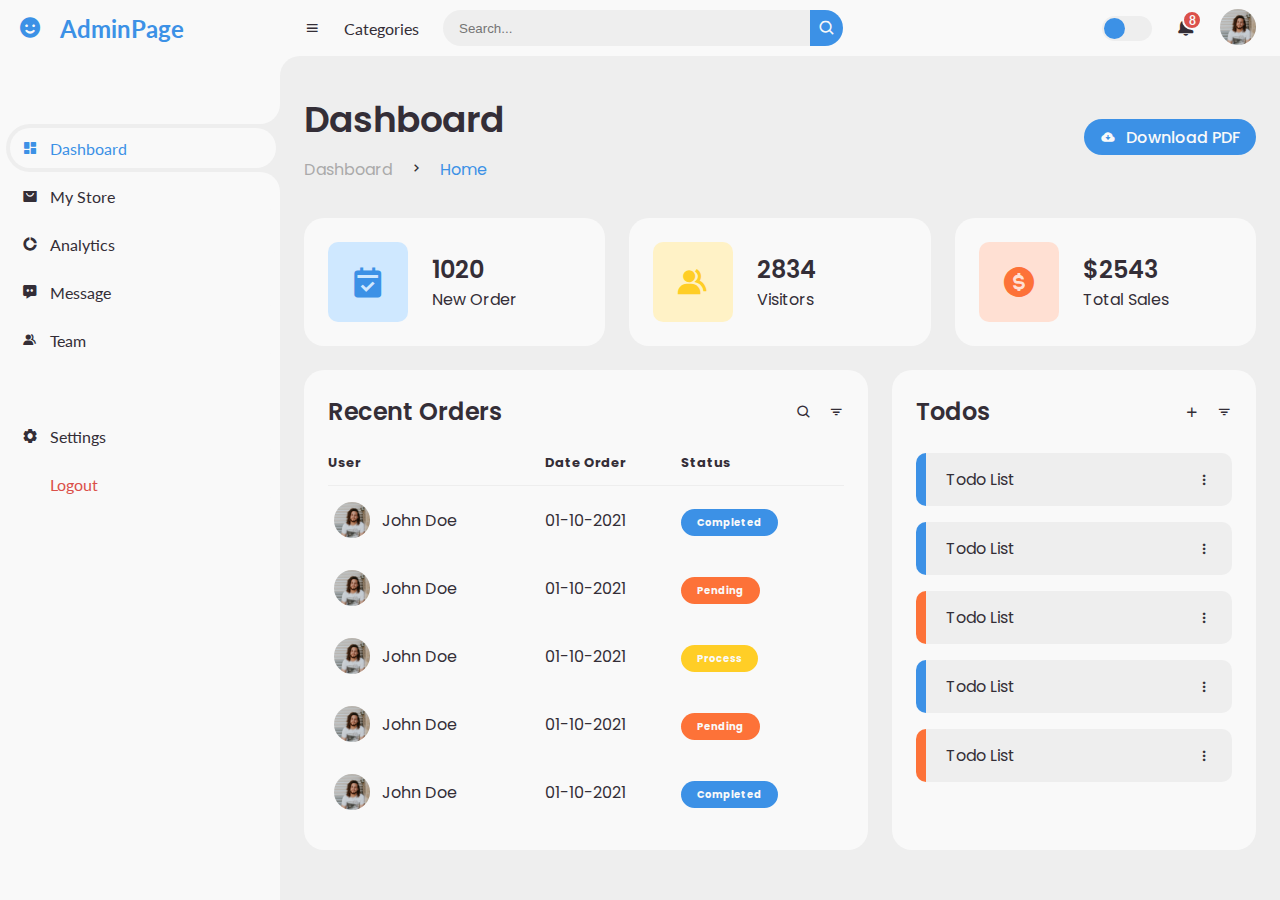
<file: HTML/admin_page.html>
<!DOCTYPE html>
<html lang="en">
<head>
    <meta charset="UTF-8">
    <meta name="viewport" content="width=device-width, initial-scale=1.0">
    <title>AdminHub</title>
    <!-- Boxicons -->
	<link href='https://unpkg.com/boxicons@2.0.9/css/boxicons.min.css' rel='stylesheet'>
    <link rel="stylesheet" href="/css/admin_page.css">
</head>
<body>
    <!-- SIDEBAR -->
     <section id="sidebar">
        <a href="#" class="brand">
            <i class='bx bxs-smile'></i>
            <span class="text">AdminPage</span>
        </a>
        <ul class="side-menu top">
            <li class="active">
                <a href="#">
                    <i class="bx bxs-dashboard"></i>
                    <span class="text">Dashboard</span>
                </a>
            </li>
            <li>
                <a href="#">
                    <i class="bx bxs-shopping-bag-alt"></i>
                    <span class="text">My Store</span>
                </a>
            </li>
            <li>
                <a href="#">
                    <i class="bx bxs-doughnut-chart"></i>
                    <span class="text">Analytics</span>
                </a>
            </li>
            <li>
                <a href="#">
                    <i class="bx bxs-message-dots"></i>
                    <span class="text">Message</span>
                </a>
            </li>
            <li>
                <a href="#">
                    <i class="bx bxs-group"></i>
                    <span class="text">Team</span>
                </a>
            </li>
        </ul>
        <ul class="side-menu">
            <li>
                <a href="#">
                    <i class="bx bxs-cog"></i>
                    <span class="text">Settings</span>
                </a>
            </li>
            <li>
                <a href="#" class="logout">
                    <i class="bx bxs-log-out-cirlce"></i>
                    <span class="text">Logout</span>
                </a>
            </li>
        </ul>
     </section>

     <!-- CONTENT -->
      <section id="content">
        <!-- NAVBAR -->
         <nav>
            <i class="bx bx-menu"></i>
            <a href="#" class="nav-link">Categories</a>
            <form action="#">
                <div class="form-input">
                    <input type="search" placeholder="Search...">
                    <button class="search-btn"><i class='bx bx-search' ></i></button>
                </div>
            </form>
            <input type="checkbox" id="switch-mode" hidden>
            <label for="switch-mode" class="switch-mode"></label>
            <a href="#" class="notification">
                <i class="bx bxs-bell"></i>
                <span class="num">8</span>
            </a>
            <a href="#" class="profile">
                <img src="/img/people.png" alt="#">
            </a>
         </nav>

         <!-- MAIN -->
          <main>
            <div class="head-title">
                <div class="left">
                    <h1>Dashboard</h1>
                    <ul class="breadcrumb">
                        <li>
                            <a href="#">Dashboard</a>
                        </li>
                        <li>
                            <i class='bx bx-chevron-right' ></i>
                        </li>
                        <li>
                            <a class="active" href="#">Home</a>
                        </li>
                    </ul>
                </div>
                <a href="#" class="btn-download">
                    <i class="bx bxs-cloud-download"></i>
                    <span class="text">Download PDF</span>
                </a>
            </div>

            <ul class="box-info">
                <li>
                    <i class="bx bxs-calendar-check"></i>
                    <span class="text">
                        <h3>1020</h3>
                        <p>New Order</p>
                    </span>
                </li>
                <li>
                    <i class='bx bxs-group' ></i>
					<span class="text">
						<h3>2834</h3>
						<p>Visitors</p>
					</span>
                </li>
                <li>
                    <i class='bx bxs-dollar-circle' ></i>
					<span class="text">
						<h3>$2543</h3>
						<p>Total Sales</p>
					</span>
                </li>
            </ul>

            <div class="table-data">
				<div class="order">
					<div class="head">
						<h3>Recent Orders</h3>
						<i class='bx bx-search' ></i>
						<i class='bx bx-filter' ></i>
					</div>
					<table>
						<thead>
							<tr>
								<th>User</th>
								<th>Date Order</th>
								<th>Status</th>
							</tr>
						</thead>
						<tbody>
							<tr>
								<td>
									<img src="/img/people.png">
									<p>John Doe</p>
								</td>
								<td>01-10-2021</td>
								<td><span class="status completed">Completed</span></td>
							</tr>
							<tr>
								<td>
									<img src="/img/people.png">
									<p>John Doe</p>
								</td>
								<td>01-10-2021</td>
								<td><span class="status pending">Pending</span></td>
							</tr>
							<tr>
								<td>
									<img src="/img/people.png">
									<p>John Doe</p>
								</td>
								<td>01-10-2021</td>
								<td><span class="status process">Process</span></td>
							</tr>
							<tr>
								<td>
									<img src="/img/people.png">
									<p>John Doe</p>
								</td>
								<td>01-10-2021</td>
								<td><span class="status pending">Pending</span></td>
							</tr>
							<tr>
								<td>
									<img src="/img/people.png">
									<p>John Doe</p>
								</td>
								<td>01-10-2021</td>
								<td><span class="status completed">Completed</span></td>
							</tr>
						</tbody>
					</table>
				</div>
                <div class="todo">
					<div class="head">
						<h3>Todos</h3>
						<i class='bx bx-plus' ></i>
						<i class='bx bx-filter' ></i>
					</div>
					<ul class="todo-list">
						<li class="completed">
							<p>Todo List</p>
							<i class='bx bx-dots-vertical-rounded' ></i>
						</li>
						<li class="completed">
							<p>Todo List</p>
							<i class='bx bx-dots-vertical-rounded' ></i>
						</li>
						<li class="not-completed">
							<p>Todo List</p>
							<i class='bx bx-dots-vertical-rounded' ></i>
						</li>
						<li class="completed">
							<p>Todo List</p>
							<i class='bx bx-dots-vertical-rounded' ></i>
						</li>
						<li class="not-completed">
							<p>Todo List</p>
							<i class='bx bx-dots-vertical-rounded' ></i>
						</li>
					</ul>
				</div>
			</div>
          </main>
      </section>

      <script src="/js/admin_page.js"></script>
</body>
</html>
</file>
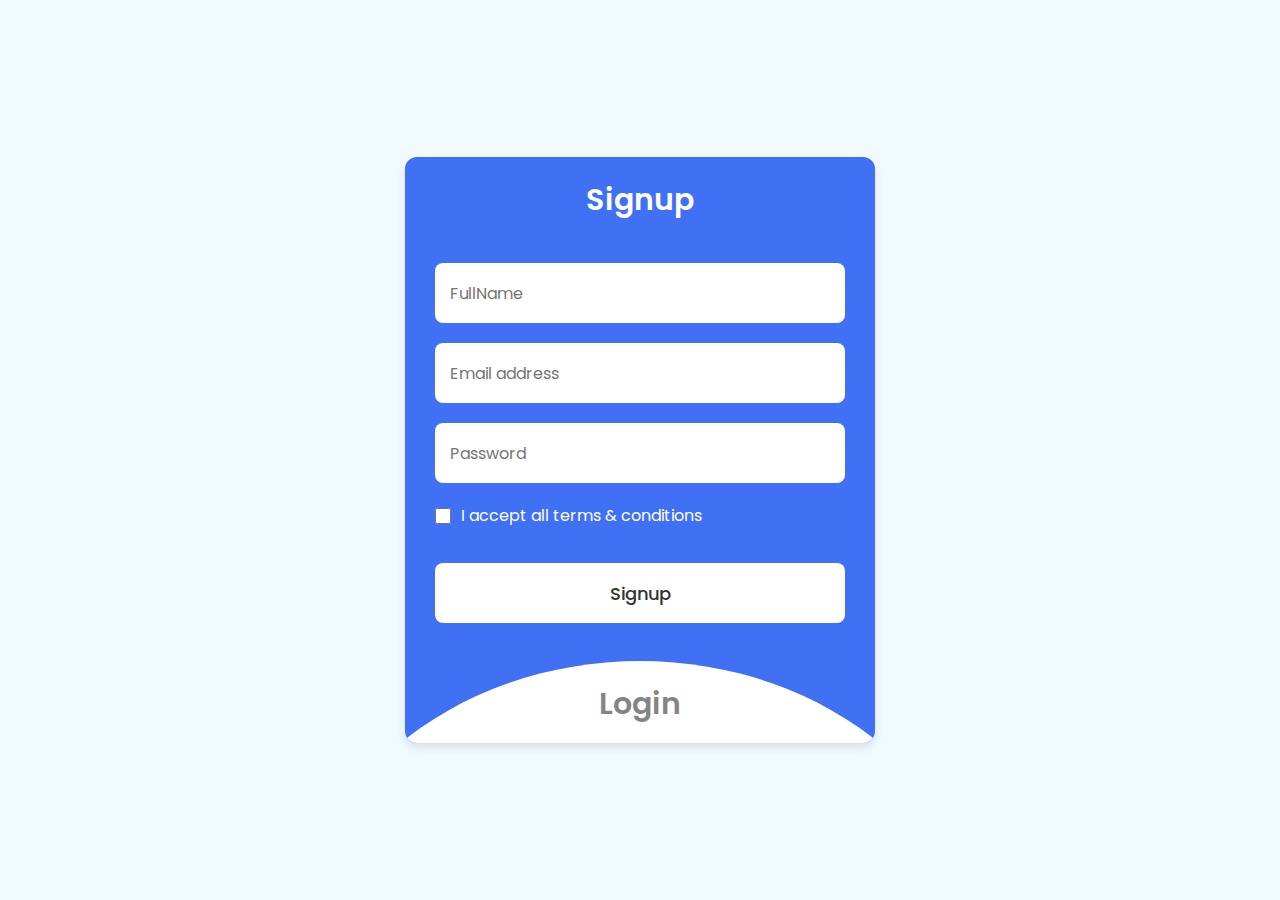
<file: HTML/login.html>
<!DOCTYPE html>
<html lang="en">
<head>
    <meta charset="UTF-8">
    <meta name="viewport" content="width=device-width, initial-scale=1.0">
    <title>Document</title>
    <link rel="stylesheet" href="/css/login.css">
</head>
<body>
    <section class="wrapper">
        <div class="form signup">
            <header>Signup</header>
            <form action="#">
                <input type="text" placeholder="FullName" required>
                <input type="text" placeholder="Email address" required>
                <input type="password" placeholder="Password" required>
                <div class="checkbox">
                    <input type="checkbox" id="signupCheck">
                    <label for="signupCheck">I accept all terms & conditions</label>
                </div>
                <input type="submit" value="Signup">
            </form>
        </div>
        <div class="form login">
            <header>Login</header>
            <form action="#">
              <input type="text" placeholder="Email address" required />
              <input type="password" placeholder="Password" required />
              <a href="#">Forgot password?</a>
              <input type="submit" value="Login" />
            </form>
        </div>
        <script>
            const wrapper = document.querySelector('.wrapper'),
            signupHeader = document.querySelector('.signup header'),
            loginHeader = document.querySelector('.login header');

            loginHeader.addEventListener("click", () => {
                wrapper.classList.add("active");
            })
            signupHeader.addEventListener("click", () => {
                wrapper.classList.remove("active");
            }) 
        </script>
    </section>
</body>
</html>
</file>
<file: css/admin_page.css>
@import url('https://fonts.googleapis.com/css2?family=Lato:wght@400;700&family=Poppins:wght@400;500;600;700&display=swap');

* {
	margin: 0;
	padding: 0;
	box-sizing: border-box;
}

a {
	text-decoration: none;
}

li {
	list-style: none;
}

:root {
	--poppins: 'Poppins', sans-serif;
	--lato: 'Lato', sans-serif;

	--light: #F9F9F9;
	--blue: #3C91E6;
	--light-blue: #CFE8FF;
	--grey: #eee;
	--dark-grey: #AAAAAA;
	--dark: #342E37;
	--red: #DB504A;
	--yellow: #FFCE26;
	--light-yellow: #FFF2C6;
	--orange: #FD7238;
	--light-orange: #FFE0D3;
}

html {
	overflow-x: hidden;
}

body.dark {
	--light: #0C0C1E;
	--grey: #060714;
	--dark: #FBFBFB;
}

body {
	background: var(--grey);
	overflow-x: hidden;
}





/* SIDEBAR */
#sidebar {
	position: fixed;
	top: 0;
	left: 0;
	width: 280px;
	height: 100%;
	background: var(--light);
	z-index: 2000;
	font-family: var(--lato);
	transition: .3s ease;
	overflow-x: hidden;
	scrollbar-width: none;
}
#sidebar::--webkit-scrollbar {
	display: none;
}
#sidebar.hide {
	width: 60px;
}
#sidebar .brand {
	font-size: 24px;
	font-weight: 700;
	height: 56px;
	display: flex;
	align-items: center;
	color: var(--blue);
	position: sticky;
	top: 0;
	left: 0;
	background: var(--light);
	z-index: 500;
	padding-bottom: 20px;
	box-sizing: content-box;
}
#sidebar .brand .bx {
	min-width: 60px;
	display: flex;
	justify-content: center;
}
#sidebar .side-menu {
	width: 100%;
	margin-top: 48px;
}
#sidebar .side-menu li {
	height: 48px;
	background: transparent;
	margin-left: 6px;
	border-radius: 48px 0 0 48px;
	padding: 4px;
}
#sidebar .side-menu li.active {
	background: var(--grey);
	position: relative;
}
#sidebar .side-menu li.active::before {
	content: '';
	position: absolute;
	width: 40px;
	height: 40px;
	border-radius: 50%;
	top: -40px;
	right: 0;
	box-shadow: 20px 20px 0 var(--grey);
	z-index: -1;
}
#sidebar .side-menu li.active::after {
	content: '';
	position: absolute;
	width: 40px;
	height: 40px;
	border-radius: 50%;
	bottom: -40px;
	right: 0;
	box-shadow: 20px -20px 0 var(--grey);
	z-index: -1;
}
#sidebar .side-menu li a {
	width: 100%;
	height: 100%;
	background: var(--light);
	display: flex;
	align-items: center;
	border-radius: 48px;
	font-size: 16px;
	color: var(--dark);
	white-space: nowrap;
	overflow-x: hidden;
}
#sidebar .side-menu.top li.active a {
	color: var(--blue);
}
#sidebar.hide .side-menu li a {
	width: calc(48px - (4px * 2));
	transition: width .3s ease;
}
#sidebar .side-menu li a.logout {
	color: var(--red);
}
#sidebar .side-menu.top li a:hover {
	color: var(--blue);
}
#sidebar .side-menu li a .bx {
	min-width: calc(60px  - ((4px + 6px) * 2));
	display: flex;
	justify-content: center;
}
/* SIDEBAR */





/* CONTENT */
#content {
	position: relative;
	width: calc(100% - 280px);
	left: 280px;
	transition: .3s ease;
}
#sidebar.hide ~ #content {
	width: calc(100% - 60px);
	left: 60px;
}




/* NAVBAR */
#content nav {
	height: 56px;
	background: var(--light);
	padding: 0 24px;
	display: flex;
	align-items: center;
	grid-gap: 24px;
	font-family: var(--lato);
	position: sticky;
	top: 0;
	left: 0;
	z-index: 1000;
}
#content nav::before {
	content: '';
	position: absolute;
	width: 40px;
	height: 40px;
	bottom: -40px;
	left: 0;
	border-radius: 50%;
	box-shadow: -20px -20px 0 var(--light);
}
#content nav a {
	color: var(--dark);
}
#content nav .bx.bx-menu {
	cursor: pointer;
	color: var(--dark);
}
#content nav .nav-link {
	font-size: 16px;
	transition: .3s ease;
}
#content nav .nav-link:hover {
	color: var(--blue);
}
#content nav form {
	max-width: 400px;
	width: 100%;
	margin-right: auto;
}
#content nav form .form-input {
	display: flex;
	align-items: center;
	height: 36px;
}
#content nav form .form-input input {
	flex-grow: 1;
	padding: 0 16px;
	height: 100%;
	border: none;
	background: var(--grey);
	border-radius: 36px 0 0 36px;
	outline: none;
	width: 100%;
	color: var(--dark);
}
#content nav form .form-input button {
	width: 36px;
	height: 100%;
	display: flex;
	justify-content: center;
	align-items: center;
	background: var(--blue);
	color: var(--light);
	font-size: 18px;
	border: none;
	outline: none;
	border-radius: 0 36px 36px 0;
	cursor: pointer;
}
#content nav .notification {
	font-size: 20px;
	position: relative;
}
#content nav .notification .num {
	position: absolute;
	top: -6px;
	right: -6px;
	width: 20px;
	height: 20px;
	border-radius: 50%;
	border: 2px solid var(--light);
	background: var(--red);
	color: var(--light);
	font-weight: 700;
	font-size: 12px;
	display: flex;
	justify-content: center;
	align-items: center;
}
#content nav .profile img {
	width: 36px;
	height: 36px;
	object-fit: cover;
	border-radius: 50%;
}
#content nav .switch-mode {
	display: block;
	min-width: 50px;
	height: 25px;
	border-radius: 25px;
	background: var(--grey);
	cursor: pointer;
	position: relative;
}
#content nav .switch-mode::before {
	content: '';
	position: absolute;
	top: 2px;
	left: 2px;
	bottom: 2px;
	width: calc(25px - 4px);
	background: var(--blue);
	border-radius: 50%;
	transition: all .3s ease;
}
#content nav #switch-mode:checked + .switch-mode::before {
	left: calc(100% - (25px - 4px) - 2px);
}
/* NAVBAR */





/* MAIN */
#content main {
	width: 100%;
	padding: 36px 24px;
	font-family: var(--poppins);
	max-height: calc(100vh - 56px);
	overflow-y: auto;
}
#content main .head-title {
	display: flex;
	align-items: center;
	justify-content: space-between;
	grid-gap: 16px;
	flex-wrap: wrap;
}
#content main .head-title .left h1 {
	font-size: 36px;
	font-weight: 600;
	margin-bottom: 10px;
	color: var(--dark);
}
#content main .head-title .left .breadcrumb {
	display: flex;
	align-items: center;
	grid-gap: 16px;
}
#content main .head-title .left .breadcrumb li {
	color: var(--dark);
}
#content main .head-title .left .breadcrumb li a {
	color: var(--dark-grey);
	pointer-events: none;
}
#content main .head-title .left .breadcrumb li a.active {
	color: var(--blue);
	pointer-events: unset;
}
#content main .head-title .btn-download {
	height: 36px;
	padding: 0 16px;
	border-radius: 36px;
	background: var(--blue);
	color: var(--light);
	display: flex;
	justify-content: center;
	align-items: center;
	grid-gap: 10px;
	font-weight: 500;
}




#content main .box-info {
	display: grid;
	grid-template-columns: repeat(auto-fit, minmax(240px, 1fr));
	grid-gap: 24px;
	margin-top: 36px;
}
#content main .box-info li {
	padding: 24px;
	background: var(--light);
	border-radius: 20px;
	display: flex;
	align-items: center;
	grid-gap: 24px;
}
#content main .box-info li .bx {
	width: 80px;
	height: 80px;
	border-radius: 10px;
	font-size: 36px;
	display: flex;
	justify-content: center;
	align-items: center;
}
#content main .box-info li:nth-child(1) .bx {
	background: var(--light-blue);
	color: var(--blue);
}
#content main .box-info li:nth-child(2) .bx {
	background: var(--light-yellow);
	color: var(--yellow);
}
#content main .box-info li:nth-child(3) .bx {
	background: var(--light-orange);
	color: var(--orange);
}
#content main .box-info li .text h3 {
	font-size: 24px;
	font-weight: 600;
	color: var(--dark);
}
#content main .box-info li .text p {
	color: var(--dark);	
}





#content main .table-data {
	display: flex;
	flex-wrap: wrap;
	grid-gap: 24px;
	margin-top: 24px;
	width: 100%;
	color: var(--dark);
}
#content main .table-data > div {
	border-radius: 20px;
	background: var(--light);
	padding: 24px;
	overflow-x: auto;
}
#content main .table-data .head {
	display: flex;
	align-items: center;
	grid-gap: 16px;
	margin-bottom: 24px;
}
#content main .table-data .head h3 {
	margin-right: auto;
	font-size: 24px;
	font-weight: 600;
}
#content main .table-data .head .bx {
	cursor: pointer;
}

#content main .table-data .order {
	flex-grow: 1;
	flex-basis: 500px;
}
#content main .table-data .order table {
	width: 100%;
	border-collapse: collapse;
}
#content main .table-data .order table th {
	padding-bottom: 12px;
	font-size: 13px;
	text-align: left;
	border-bottom: 1px solid var(--grey);
}
#content main .table-data .order table td {
	padding: 16px 0;
}
#content main .table-data .order table tr td:first-child {
	display: flex;
	align-items: center;
	grid-gap: 12px;
	padding-left: 6px;
}
#content main .table-data .order table td img {
	width: 36px;
	height: 36px;
	border-radius: 50%;
	object-fit: cover;
}
#content main .table-data .order table tbody tr:hover {
	background: var(--grey);
}
#content main .table-data .order table tr td .status {
	font-size: 10px;
	padding: 6px 16px;
	color: var(--light);
	border-radius: 20px;
	font-weight: 700;
}
#content main .table-data .order table tr td .status.completed {
	background: var(--blue);
}
#content main .table-data .order table tr td .status.process {
	background: var(--yellow);
}
#content main .table-data .order table tr td .status.pending {
	background: var(--orange);
}


#content main .table-data .todo {
	flex-grow: 1;
	flex-basis: 300px;
}
#content main .table-data .todo .todo-list {
	width: 100%;
}
#content main .table-data .todo .todo-list li {
	width: 100%;
	margin-bottom: 16px;
	background: var(--grey);
	border-radius: 10px;
	padding: 14px 20px;
	display: flex;
	justify-content: space-between;
	align-items: center;
}
#content main .table-data .todo .todo-list li .bx {
	cursor: pointer;
}
#content main .table-data .todo .todo-list li.completed {
	border-left: 10px solid var(--blue);
}
#content main .table-data .todo .todo-list li.not-completed {
	border-left: 10px solid var(--orange);
}
#content main .table-data .todo .todo-list li:last-child {
	margin-bottom: 0;
}
/* MAIN */
/* CONTENT */









@media screen and (max-width: 768px) {
	#sidebar {
		width: 200px;
	}

	#content {
		width: calc(100% - 60px);
		left: 200px;
	}

	#content nav .nav-link {
		display: none;
	}
}






@media screen and (max-width: 576px) {
	#content nav form .form-input input {
		display: none;
	}

	#content nav form .form-input button {
		width: auto;
		height: auto;
		background: transparent;
		border-radius: none;
		color: var(--dark);
	}

	#content nav form.show .form-input input {
		display: block;
		width: 100%;
	}
	#content nav form.show .form-input button {
		width: 36px;
		height: 100%;
		border-radius: 0 36px 36px 0;
		color: var(--light);
		background: var(--red);
	}

	#content nav form.show ~ .notification,
	#content nav form.show ~ .profile {
		display: none;
	}

	#content main .box-info {
		grid-template-columns: 1fr;
	}

	#content main .table-data .head {
		min-width: 420px;
	}
	#content main .table-data .order table {
		min-width: 420px;
	}
	#content main .table-data .todo .todo-list {
		min-width: 420px;
	}
}
</file>
<file: css/login.css>
/* Import Google font - Poppins */
@import url("https://fonts.googleapis.com/css2?family=Poppins:wght@200;300;400;500;600;700&display=swap");
* {
  margin: 0;
  padding: 0;
  box-sizing: border-box;
  font-family: "Poppins",
    sans-serif;
}
body {
  min-height: 100vh;
  display: flex;
  align-items: center;
  justify-content: center;
  background: #f0faff;
}
.wrapper {
  position: relative;
  max-width: 470px;
  width: 100%;
  border-radius: 12px;
  padding: 20px
    30px
    120px;
  background: #4070f4;
  box-shadow: 0
    5px
    10px
    rgba(
      0,
      0,
      0,
      0.1
    );
  overflow: hidden;
}
.form.login {
  position: absolute;
  left: 50%;
  bottom: -86%;
  transform: translateX(
    -50%
  );
  width: calc(
    100% +
      220px
  );
  padding: 20px
    140px;
  border-radius: 50%;
  height: 100%;
  background: #fff;
  transition: all
    0.6s
    ease;
}
.wrapper.active
  .form.login {
  bottom: -15%;
  border-radius: 35%;
  box-shadow: 0 -5px
    10px rgba(0, 0, 0, 0.1);
}
.form
  header {
  font-size: 30px;
  text-align: center;
  color: #fff;
  font-weight: 600;
  cursor: pointer;
}
.form.login
  header {
  color: #333;
  opacity: 0.6;
}
.wrapper.active
  .form.login
  header {
  opacity: 1;
}
.wrapper.active
  .signup
  header {
  opacity: 0.6;
}
.wrapper
  form {
  display: flex;
  flex-direction: column;
  gap: 20px;
  margin-top: 40px;
}
form
  input {
  height: 60px;
  outline: none;
  border: none;
  padding: 0
    15px;
  font-size: 16px;
  font-weight: 400;
  color: #333;
  border-radius: 8px;
  background: #fff;
}
.form.login
  input {
  border: 1px
    solid
    #aaa;
}
.form.login
  input:focus {
  box-shadow: 0
    1px 0
    #ddd;
}
form
  .checkbox {
  display: flex;
  align-items: center;
  gap: 10px;
}
.checkbox
  input[type="checkbox"] {
  height: 16px;
  width: 16px;
  accent-color: #fff;
  cursor: pointer;
}
form
  .checkbox
  label {
  cursor: pointer;
  color: #fff;
}
form a {
  color: #333;
  text-decoration: none;
}
form
  a:hover {
  text-decoration: underline;
}
form
  input[type="submit"] {
  margin-top: 15px;
  padding: none;
  font-size: 18px;
  font-weight: 500;
  cursor: pointer;
}
.form.login
  input[type="submit"] {
  background: #4070f4;
  color: #fff;
  border: none;
}
</file>
